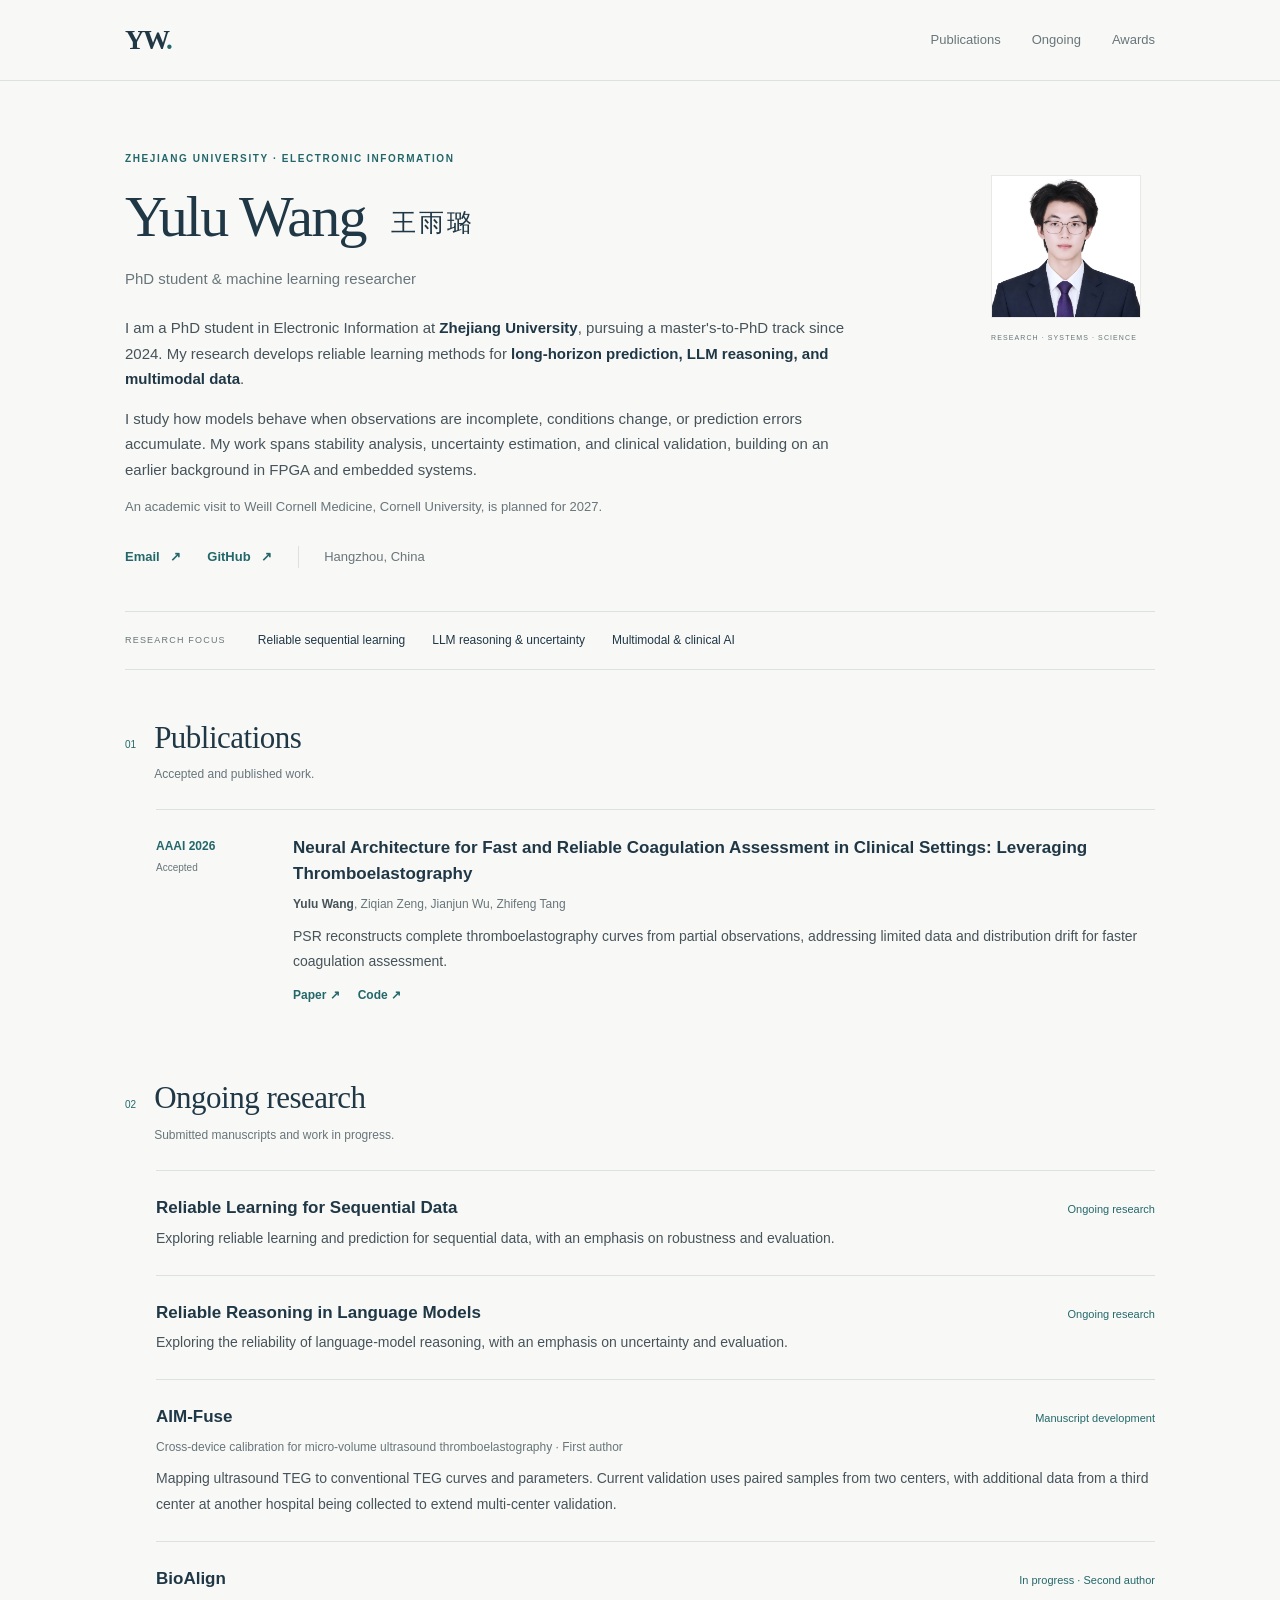
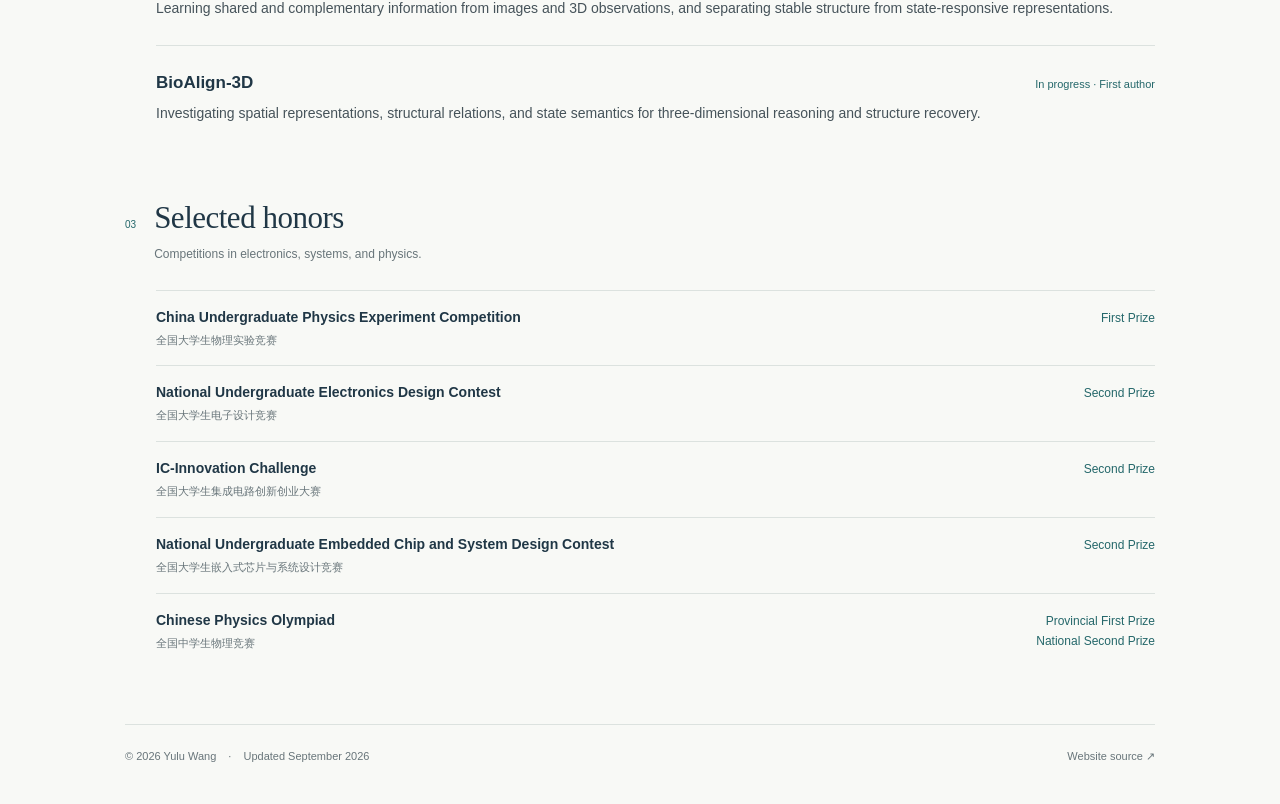
<file: index.html>
<!doctype html>
<html lang="en">
<head>
  <meta charset="utf-8">
  <meta name="viewport" content="width=device-width, initial-scale=1">
  <meta name="description" content="Yulu Wang, PhD student at Zhejiang University. Research in reliable machine learning, LLM reasoning, multimodal learning, and clinical AI.">
  <meta name="author" content="Yulu Wang">
  <meta name="theme-color" content="#f8f9f6">
  <meta property="og:title" content="Yulu Wang · Research">
  <meta property="og:description" content="Reliable machine learning, from sequential prediction to LLM reasoning and multimodal learning.">
  <meta property="og:type" content="website">
  <meta property="og:url" content="https://yulu-wang-zju.github.io/">
  <link rel="canonical" href="https://yulu-wang-zju.github.io/">
  <link rel="icon" type="image/svg+xml" href="static/assets/favicon.svg">
  <link rel="stylesheet" href="static/css/academic.css">
  <title>Yulu Wang · Research</title>
</head>
<body id="top">
  <a class="skip-link" href="#main">Skip to content</a>
  <header class="site-header">
    <nav class="site-nav wrap" aria-label="Main navigation">
      <a class="wordmark" href="#top" aria-label="Yulu Wang, back to top">YW<span>.</span></a>
      <div class="nav-links">
        <a href="#publications">Publications</a>
        <a href="#ongoing">Ongoing</a>
        <a href="#awards">Awards</a>
      </div>
    </nav>
  </header>
  <main class="wrap" id="main">
    <section class="intro" aria-labelledby="name">
      <div class="intro-copy">
        <p class="eyebrow">ZHEJIANG UNIVERSITY · ELECTRONIC INFORMATION</p>
        <h1 id="name">Yulu Wang <span lang="zh-CN">王雨璐</span></h1>
        <p class="role">PhD student &amp; machine learning researcher</p>
        <div class="biography"><p>I am a PhD student in Electronic Information at <strong>Zhejiang University</strong>, pursuing a master&#39;s-to-PhD track since 2024. My research develops reliable learning methods for <strong>long-horizon prediction, LLM reasoning, and multimodal data</strong>.</p>
<p>I study how models behave when observations are incomplete, conditions change, or prediction errors accumulate. My work spans stability analysis, uncertainty estimation, and clinical validation, building on an earlier background in FPGA and embedded systems.</p>
<p class="academic-note">An academic visit to Weill Cornell Medicine, Cornell University, is planned for 2027.</p>

</div>
        <div class="contact-links" aria-label="Contact and profiles">
          <a href="mailto:yulu.wang@zju.edu.cn">Email <span aria-hidden="true">↗</span></a>
          <a href="https://github.com/Yulu-Wang-ZJU">GitHub <span aria-hidden="true">↗</span></a>
          <span class="location">Hangzhou, China</span>
        </div>
      </div>
      <figure class="portrait">
        <img src="static/assets/img/self_pic.png" alt="Portrait of Yulu Wang" width="1122" height="1069">
        <figcaption>RESEARCH · SYSTEMS · SCIENCE</figcaption>
      </figure>
    </section>
    <div class="research-focus" aria-label="Research areas">
      <span class="focus-label">RESEARCH FOCUS</span>
      <span>Reliable sequential learning</span>
      <span>LLM reasoning &amp; uncertainty</span>
      <span>Multimodal &amp; clinical AI</span>
    </div>
    <section class="content-section" id="publications" aria-labelledby="publications-title">
      <div class="section-heading">
        <span class="section-index" aria-hidden="true">01</span>
        <div><h2 id="publications-title">Publications</h2><p>Accepted and published work.</p></div>
      </div>
      <div class="section-body publication-list"><article class="paper">
  <div class="paper-venue">AAAI 2026<span>Accepted</span></div>
  <div>
    <h3>Neural Architecture for Fast and Reliable Coagulation Assessment in Clinical Settings: Leveraging Thromboelastography</h3>
    <p class="authors"><strong>Yulu Wang</strong>, Ziqian Zeng, Jianjun Wu, Zhifeng Tang</p>
    <p class="paper-summary">PSR reconstructs complete thromboelastography curves from partial observations, addressing limited data and distribution drift for faster coagulation assessment.</p>
    <p class="paper-links"><a href="https://arxiv.org/abs/2601.07618">Paper ↗</a><a href="https://github.com/Yulu-Wang-ZJU/PSR-AAAI26">Code ↗</a></p>
  </div>
</article>
</div>
    </section>
    <section class="content-section" id="ongoing" aria-labelledby="ongoing-title">
      <div class="section-heading">
        <span class="section-index" aria-hidden="true">02</span>
        <div><h2 id="ongoing-title">Ongoing research</h2><p>Submitted manuscripts and work in progress.</p></div>
      </div>
      <div class="section-body project-list"><article class="project">
  <div class="project-heading"><h3>Reliable Learning for Sequential Data</h3><span class="project-status">Ongoing research</span></div>
  <p class="paper-summary">Exploring reliable learning and prediction for sequential data, with an emphasis on robustness and evaluation.</p>
</article>

<article class="project">
  <div class="project-heading"><h3>Reliable Reasoning in Language Models</h3><span class="project-status">Ongoing research</span></div>
  <p class="paper-summary">Exploring the reliability of language-model reasoning, with an emphasis on uncertainty and evaluation.</p>
</article>

<article class="project">
  <div class="project-heading"><h3>AIM-Fuse</h3><span class="project-status">Manuscript development</span></div>
  <p class="project-meta">Cross-device calibration for micro-volume ultrasound thromboelastography · First author</p>
  <p class="paper-summary">Mapping ultrasound TEG to conventional TEG curves and parameters. Current validation uses paired samples from two centers, with additional data from a third center at another hospital being collected to extend multi-center validation.</p>
</article>

<article class="project">
  <div class="project-heading"><h3>BioAlign</h3><span class="project-status">In progress · Second author</span></div>
  <p class="paper-summary">Learning shared and complementary information from images and 3D observations, and separating stable structure from state-responsive representations.</p>
</article>

<article class="project">
  <div class="project-heading"><h3>BioAlign-3D</h3><span class="project-status">In progress · First author</span></div>
  <p class="paper-summary">Investigating spatial representations, structural relations, and state semantics for three-dimensional reasoning and structure recovery.</p>
</article>
</div>
    </section>
    <section class="content-section awards-section" id="awards" aria-labelledby="awards-title">
      <div class="section-heading">
        <span class="section-index" aria-hidden="true">03</span>
        <div><h2 id="awards-title">Selected honors</h2><p>Competitions in electronics, systems, and physics.</p></div>
      </div>
      <div class="section-body awards-list"><div class="award">
  <div><h3>China Undergraduate Physics Experiment Competition</h3><p class="award-name-zh" lang="zh-CN">全国大学生物理实验竞赛</p></div>
  <p class="prize">First Prize</p>
</div>

<div class="award">
  <div><h3>National Undergraduate Electronics Design Contest</h3><p class="award-name-zh" lang="zh-CN">全国大学生电子设计竞赛</p></div>
  <p class="prize">Second Prize</p>
</div>

<div class="award">
  <div><h3>IC-Innovation Challenge</h3><p class="award-name-zh" lang="zh-CN">全国大学生集成电路创新创业大赛</p></div>
  <p class="prize">Second Prize</p>
</div>

<div class="award">
  <div><h3>National Undergraduate Embedded Chip and System Design Contest</h3><p class="award-name-zh" lang="zh-CN">全国大学生嵌入式芯片与系统设计竞赛</p></div>
  <p class="prize">Second Prize</p>
</div>

<div class="award">
  <div><h3>Chinese Physics Olympiad</h3><p class="award-name-zh" lang="zh-CN">全国中学生物理竞赛</p></div>
  <p class="prize">Provincial First Prize<br>National Second Prize</p>
</div>


</div>
    </section>
  </main>
  <footer class="site-footer wrap">
    <p>© 2026 Yulu Wang <span>·</span> Updated September 2026</p>
    <a href="https://github.com/Yulu-Wang-ZJU/yulu-wang-zju.github.io">Website source <span aria-hidden="true">↗</span></a>
  </footer>
</body>
</html>
</file>
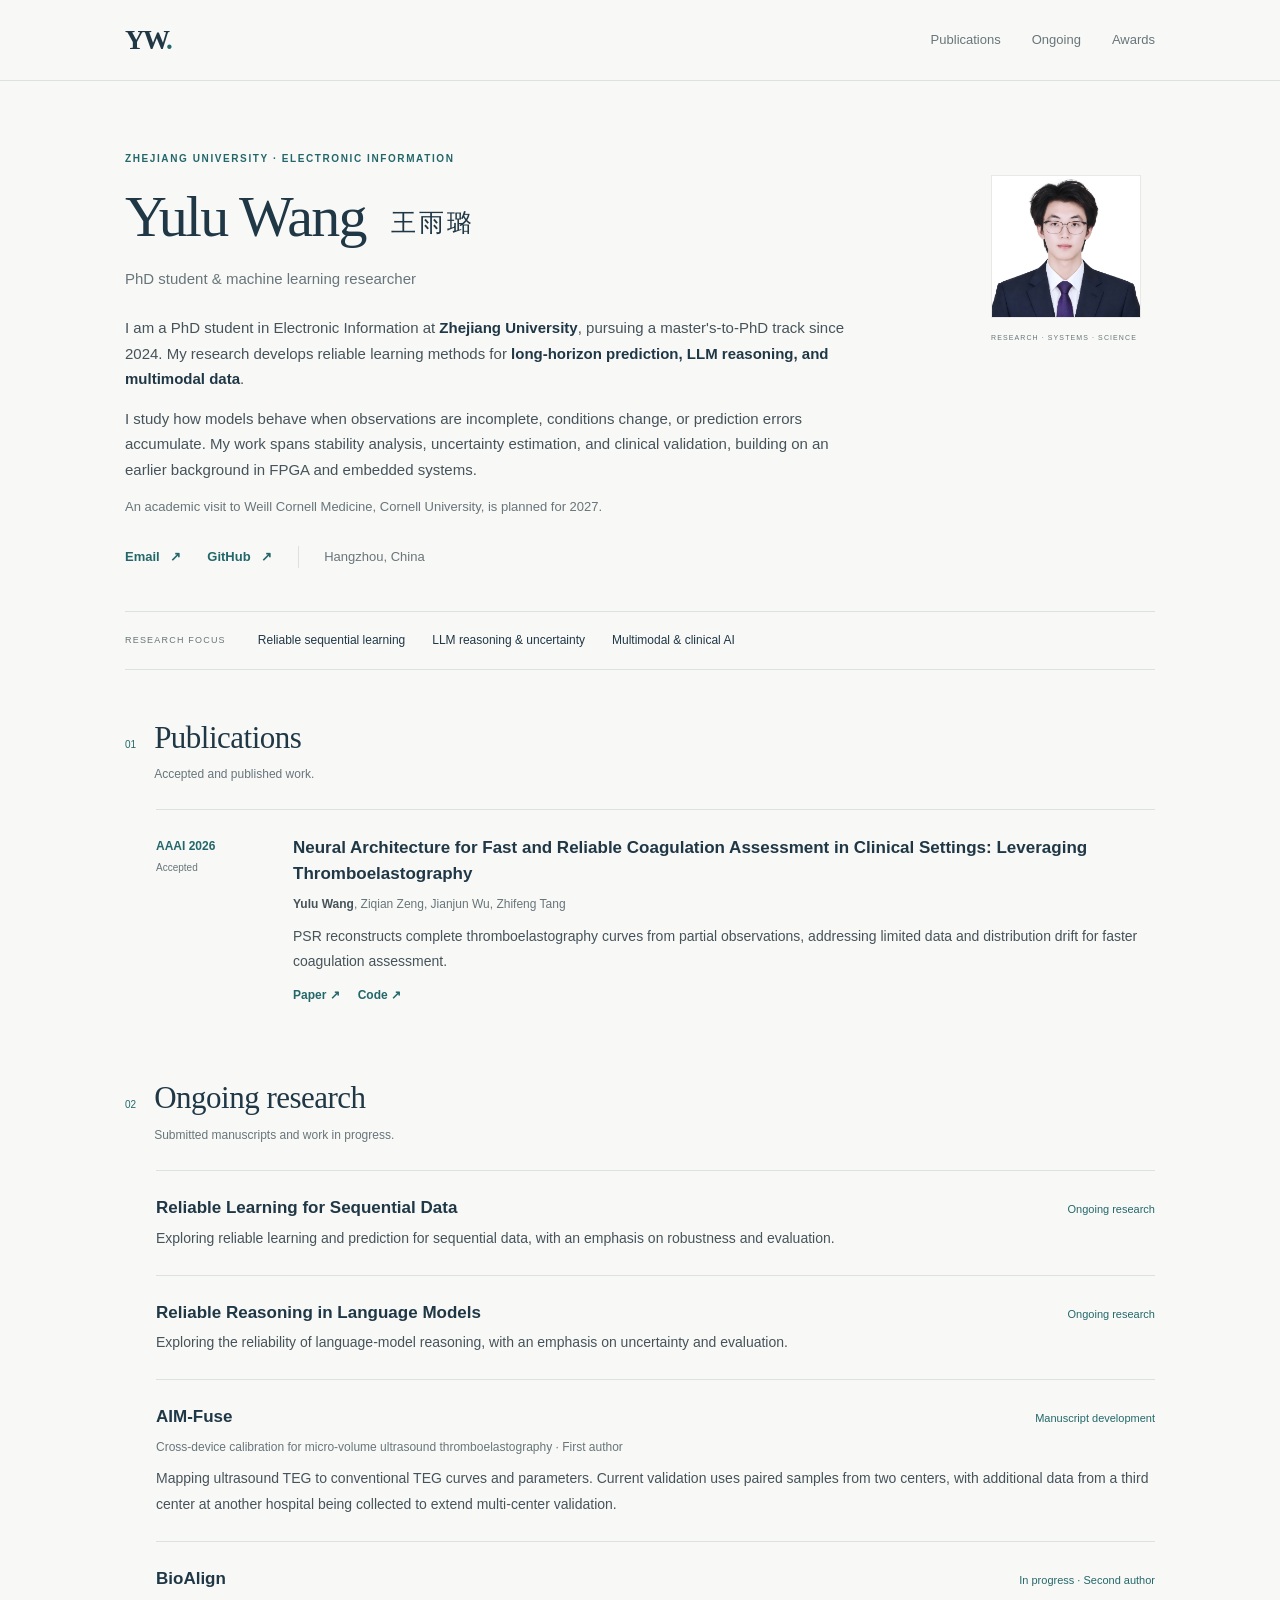
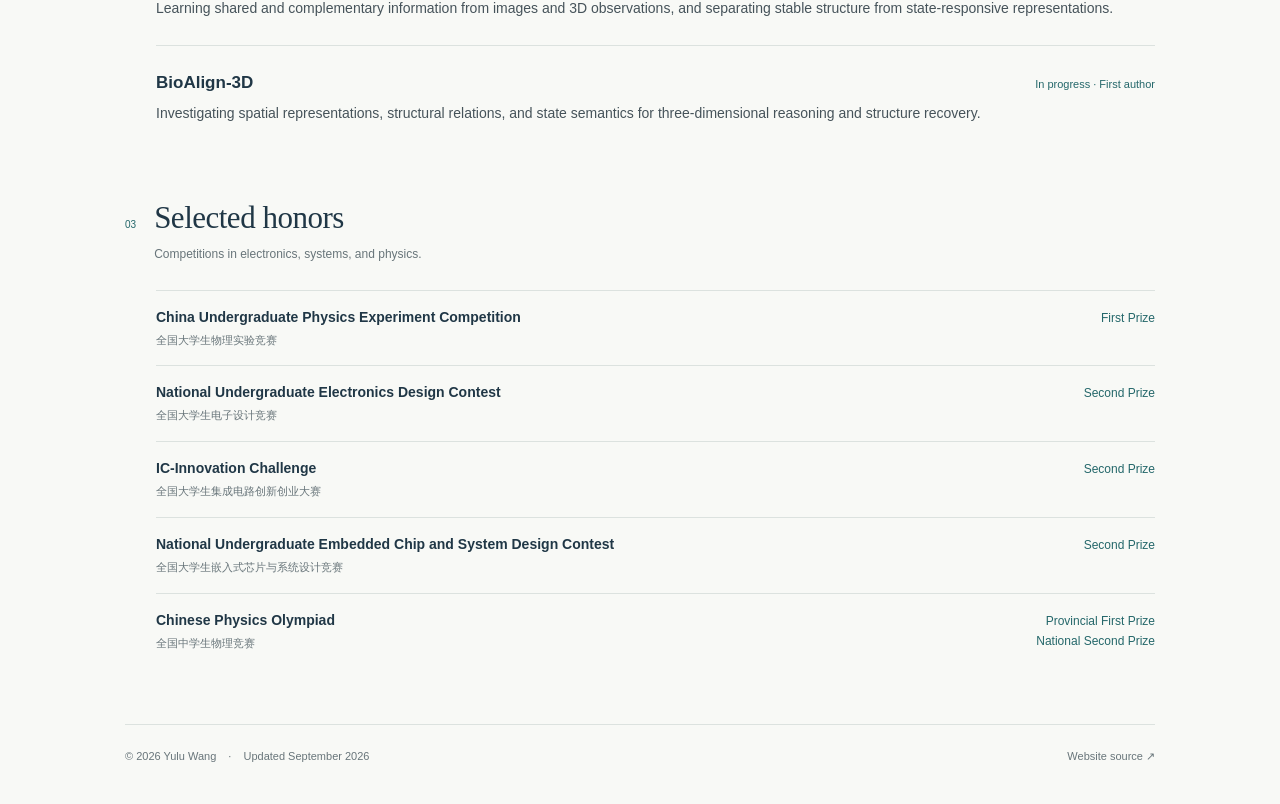
<file: YuluWang.github.io/index.html>
<!doctype html>
<html lang="en">
<head>
  <meta charset="utf-8">
  <meta name="viewport" content="width=device-width, initial-scale=1">
  <meta http-equiv="refresh" content="0;url=/">
  <link rel="canonical" href="https://yulu-wang-zju.github.io/">
  <title>Yulu Wang · Homepage moved</title>
  <script>window.location.replace('/' + window.location.search + window.location.hash);</script>
</head>
<body><p>The homepage has moved to <a href="https://yulu-wang-zju.github.io/">yulu-wang-zju.github.io</a>.</p></body>
</html>
</file>
<file: static/css/academic.css>
:root {
  --paper: #f8f9f6;
  --ink: #203746;
  --body: #46535a;
  --muted: #68757a;
  --accent: #24676a;
  --line: #dce2df;
  --serif: Georgia, "Times New Roman", "Noto Serif SC", "Songti SC", SimSun, serif;
  --sans: -apple-system, BlinkMacSystemFont, "Segoe UI", "Microsoft YaHei", Arial, sans-serif;
}
* { box-sizing: border-box; }
html { scroll-behavior: smooth; scroll-padding-top: 90px; }
body { margin: 0; background: var(--paper); color: var(--body); font-family: var(--sans); font-size: 15px; line-height: 1.7; -webkit-font-smoothing: antialiased; }
::selection { background: #d4e7e3; color: var(--ink); }
a { color: var(--accent); text-decoration-thickness: 1px; text-underline-offset: 4px; }
a:hover { color: var(--ink); }
a:focus-visible { outline: 2px solid var(--accent); outline-offset: 5px; border-radius: 2px; }
.wrap { width: min(100% - 72px, 1030px); margin-inline: auto; }
.skip-link { position: fixed; left: 16px; top: -80px; z-index: 10; background: white; padding: 10px 16px; }
.skip-link:focus { top: 8px; }
.site-header { border-bottom: 1px solid var(--line); }
.site-nav { display: flex; justify-content: space-between; align-items: center; min-height: 80px; }
.wordmark { color: var(--ink); text-decoration: none; font: bold 27px var(--serif); letter-spacing: -1.5px; }
.wordmark span { color: var(--accent); }
.nav-links { display: flex; gap: 31px; }
.nav-links a { color: var(--muted); font-size: 13px; text-decoration: none; }
.nav-links a:hover { color: var(--accent); text-decoration: underline; }
.intro { display: grid; grid-template-columns: minmax(0, 1fr) 164px; gap: 62px; padding: 69px 0 43px; align-items: start; }
.eyebrow { margin: 0 0 18px; color: var(--accent); font-size: 10px; font-weight: 650; letter-spacing: 1.6px; }
h1 { margin: 0; color: var(--ink); font-family: var(--serif); font-size: clamp(42px, 4.6vw, 58px); font-weight: 400; line-height: 1.1; letter-spacing: -1.8px; }
h1 span { display: inline-block; margin-left: 13px; font-family: var(--sans); font-size: 25px; font-weight: 400; letter-spacing: 3px; vertical-align: middle; }
.role { margin: 17px 0 24px; color: var(--muted); font-size: 15px; }
.biography p { margin: 0 0 14px; max-width: 735px; }
.biography strong { color: var(--ink); font-weight: 600; }
.biography .academic-note { color: var(--muted); font-size: 13px; line-height: 1.75; }
.contact-links { display: flex; flex-wrap: wrap; column-gap: 26px; row-gap: 9px; align-items: center; margin-top: 27px; font-size: 13px; }
.contact-links a { text-decoration: none; font-weight: 600; }
.contact-links a:hover { text-decoration: underline; }
.contact-links a span { margin-left: 7px; }
.location { color: var(--muted); padding-left: 25px; border-left: 1px solid var(--line); }
.portrait { margin: 6px 0 0; padding-top: 19px; }
.portrait img { display: block; width: 150px; height: auto; border: 1px solid #e8e9e6; }
.portrait figcaption { margin-top: 14px; color: var(--muted); font-size: 7px; font-weight: 500; letter-spacing: 1.1px; white-space: nowrap; }
.research-focus { display: flex; flex-wrap: wrap; gap: 14px 27px; align-items: center; border-block: 1px solid var(--line); padding: 18px 0; font-size: 12px; color: var(--ink); }
.focus-label { color: var(--muted); font-size: 9px; letter-spacing: 1.2px; margin-right: 5px; }
.content-section { padding-top: 48px; }
.section-heading { display: flex; align-items: baseline; gap: 18px; margin-bottom: 25px; }
.section-index { color: var(--accent); font-size: 10px; font-variant-numeric: tabular-nums; }
h2 { margin: 0; color: var(--ink); font: 400 31px/1.3 var(--serif); letter-spacing: -.5px; }
.section-heading p { margin: 6px 0 0; font-size: 12px; color: var(--muted); }
.section-body { margin-left: 31px; }
.paper { display: grid; grid-template-columns: 113px minmax(0, 1fr); gap: 24px; padding: 25px 0; border-top: 1px solid var(--line); }
.paper-venue { padding-top: 2px; color: var(--accent); font-size: 12px; font-weight: 650; line-height: 1.55; }
.paper-venue span { display: block; color: var(--muted); font-size: 10px; font-weight: 400; margin-top: 4px; }
h3 { margin: 0 0 8px; color: var(--ink); font-size: 17px; font-weight: 600; line-height: 1.5; }
.authors { margin: 0 0 9px; color: var(--muted); font-size: 12px; line-height: 1.7; }
.authors strong { color: var(--body); font-weight: 600; }
.paper-summary { margin: 0; font-size: 14px; line-height: 1.8; }
.paper-links { display: flex; gap: 18px; margin: 11px 0 0; font-size: 12px; }
.paper-links a { font-weight: 600; text-decoration: none; }
.paper-links a:hover { text-decoration: underline; }
.project { padding: 24px 0; border-top: 1px solid var(--line); }
.project-heading { display: flex; gap: 10px 24px; justify-content: space-between; align-items: baseline; margin-bottom: 5px; }
.project-heading h3 { margin-bottom: 0; }
.project-status { flex-shrink: 0; color: var(--accent); font-size: 11px; }
.project-meta { margin: 7px 0 9px; color: var(--muted); font-size: 12px; }
.project p:last-child { margin-bottom: 0; }
.awards-section { padding-bottom: 56px; }
.award { display: grid; grid-template-columns: 1fr 195px; gap: 20px; align-items: baseline; border-top: 1px solid var(--line); padding: 16px 0; }
.award h3 { font-size: 14px; margin: 0; }
.award .award-name-zh { margin: 3px 0 0; color: var(--muted); font-size: 11px; }
.award .prize { margin: 0; text-align: right; color: var(--accent); font-size: 12px; }
.site-footer { display: flex; justify-content: space-between; gap: 20px; padding-block: 22px 38px; border-top: 1px solid var(--line); color: var(--muted); font-size: 11px; }
.site-footer p { margin: 0; }
.site-footer p span { margin: 0 9px; }
.site-footer a { text-decoration: none; color: var(--muted); }
.site-footer a:hover { text-decoration: underline; }
@media (max-width: 750px) {
  .wrap { width: calc(100% - 40px); }
  .site-nav { min-height: 68px; }
  .nav-links { gap: 21px; }
  .intro { gap: 30px; grid-template-columns: minmax(0, 1fr) 110px; padding-top: 42px; }
  h1 { font-size: 43px; }
  h1 span { display: block; margin: 13px 0 0; font-size: 21px; }
  .portrait img { width: 105px; }
  .portrait figcaption { white-space: normal; font-size: 7px; letter-spacing: 1px; }
  .research-focus { column-gap: 20px; }
  .focus-label { flex-basis: 100%; }
  .section-body { margin-left: 0; }
  .paper { grid-template-columns: 89px minmax(0, 1fr); gap: 15px; }
  .project-heading { display: block; }
  .project-status { display: inline-block; margin-top: 6px; }
  .award { grid-template-columns: 1fr 147px; gap: 12px; }
}
@media (max-width: 500px) {
  .intro { display: block; position: relative; padding-top: 36px; }
  .eyebrow { max-width: 225px; font-size: 8px; line-height: 1.9; margin-bottom: 15px; }
  h1 { max-width: calc(100% - 93px); font-size: 37px; letter-spacing: -1px; }
  h1 span { font-size: 19px; margin-top: 13px; }
  .role { max-width: calc(100% - 82px); margin-block: 18px 25px; font-size: 12px; }
  .portrait { position: absolute; top: 62px; right: 0; width: 75px; padding: 0; margin: 0; }
  .portrait img { width: 75px; }
  .portrait figcaption { display: none; }
  .biography { font-size: 14px; }
  .location { padding-left: 0; border-left: 0; flex-basis: 100%; }
  .research-focus { display: grid; gap: 8px; }
  .research-focus .focus-label { margin-bottom: 4px; }
  .section-heading { gap: 14px; }
  .content-section { padding-top: 36px; }
  h2 { font-size: 28px; }
  .paper { display: block; padding-block: 22px; }
  .paper-venue { margin-bottom: 12px; font-size: 11px; }
  .paper-venue span { display: inline; margin-left: 12px; }
  h3 { font-size: 16px; }
  .award { display: block; }
  .award .prize { text-align: left; margin-top: 7px; }
  .site-footer { display: block; font-size: 10px; }
  .site-footer a { display: inline-block; margin-top: 11px; }
}
@media (prefers-reduced-motion: reduce) { html { scroll-behavior: auto; } }
@media print {
  body { background: white; font-size: 10pt; }
  .wrap { width: 100%; }
  .site-header, .skip-link, .site-footer { display: none; }
  .intro { padding-top: 0; }
  .content-section { padding-top: 20px; }
  .paper, .project, .award { break-inside: avoid; }
  a { color: inherit; }
}
</file>
